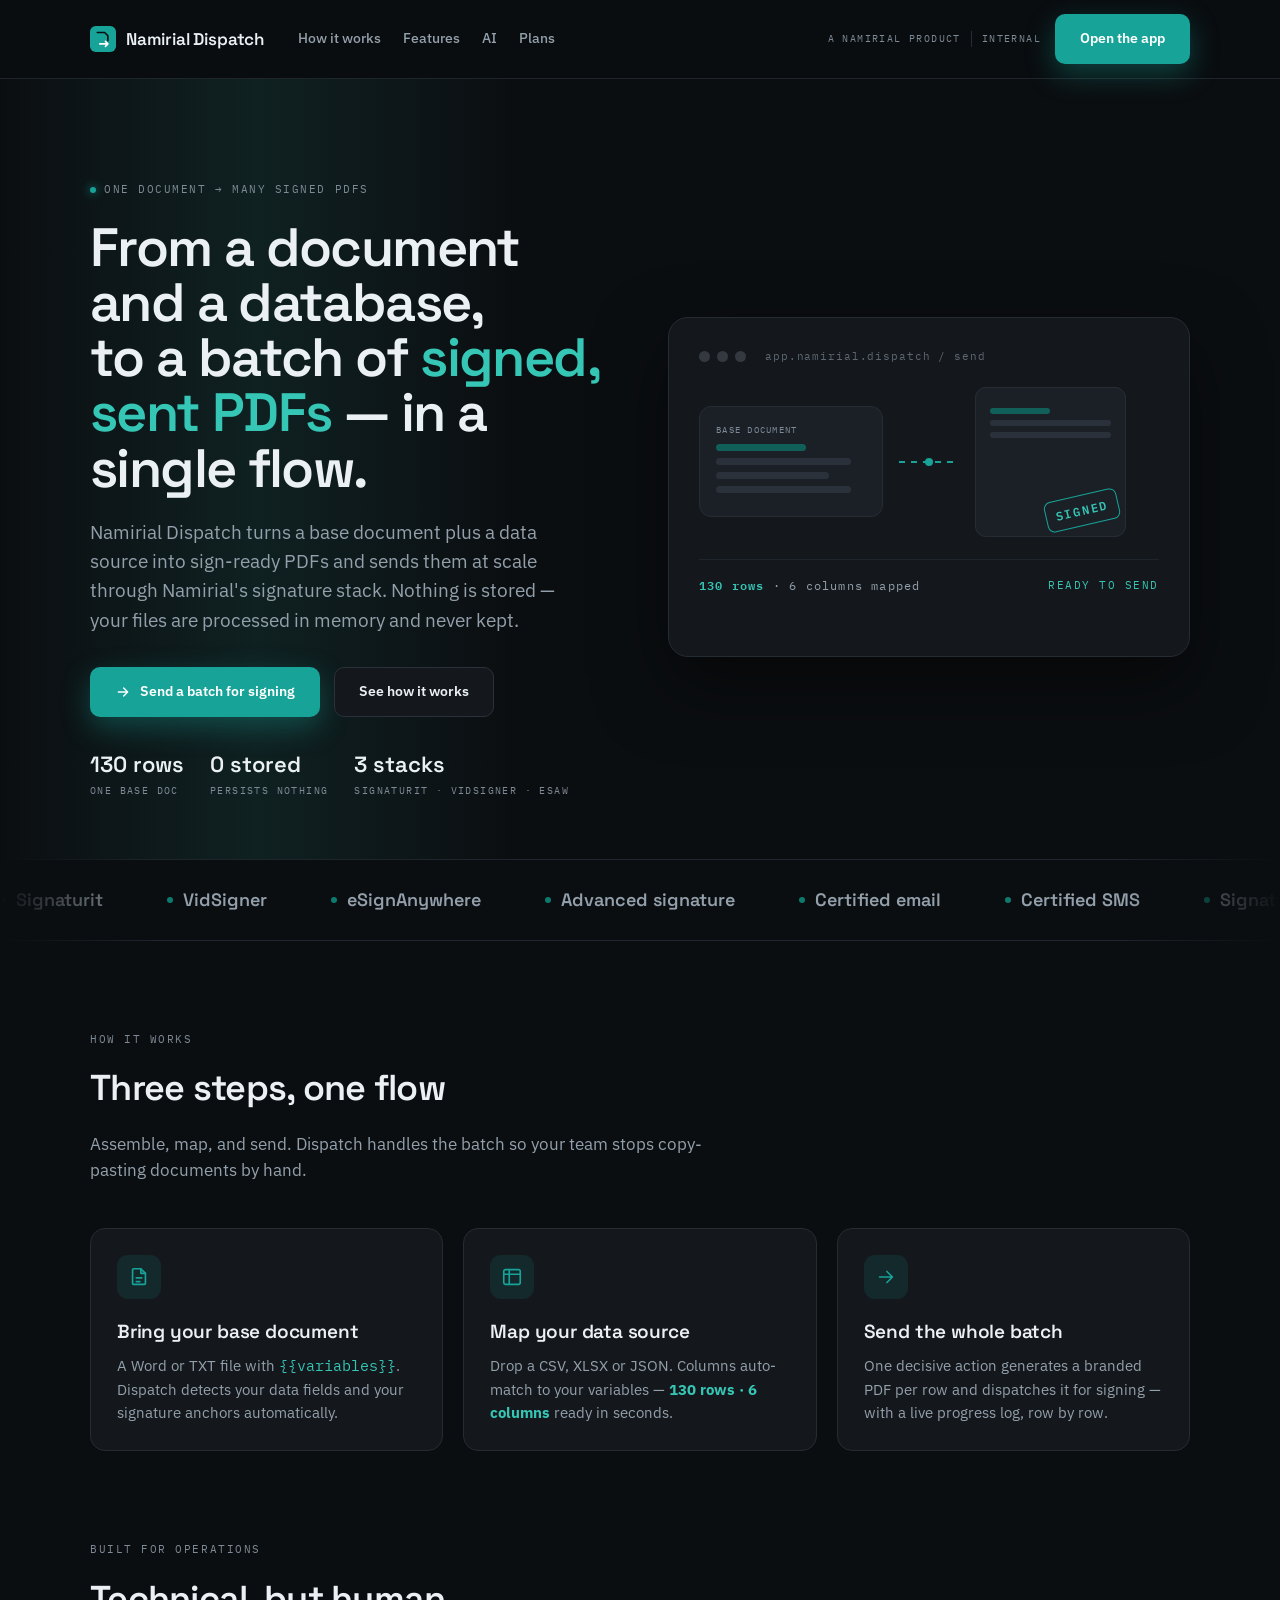
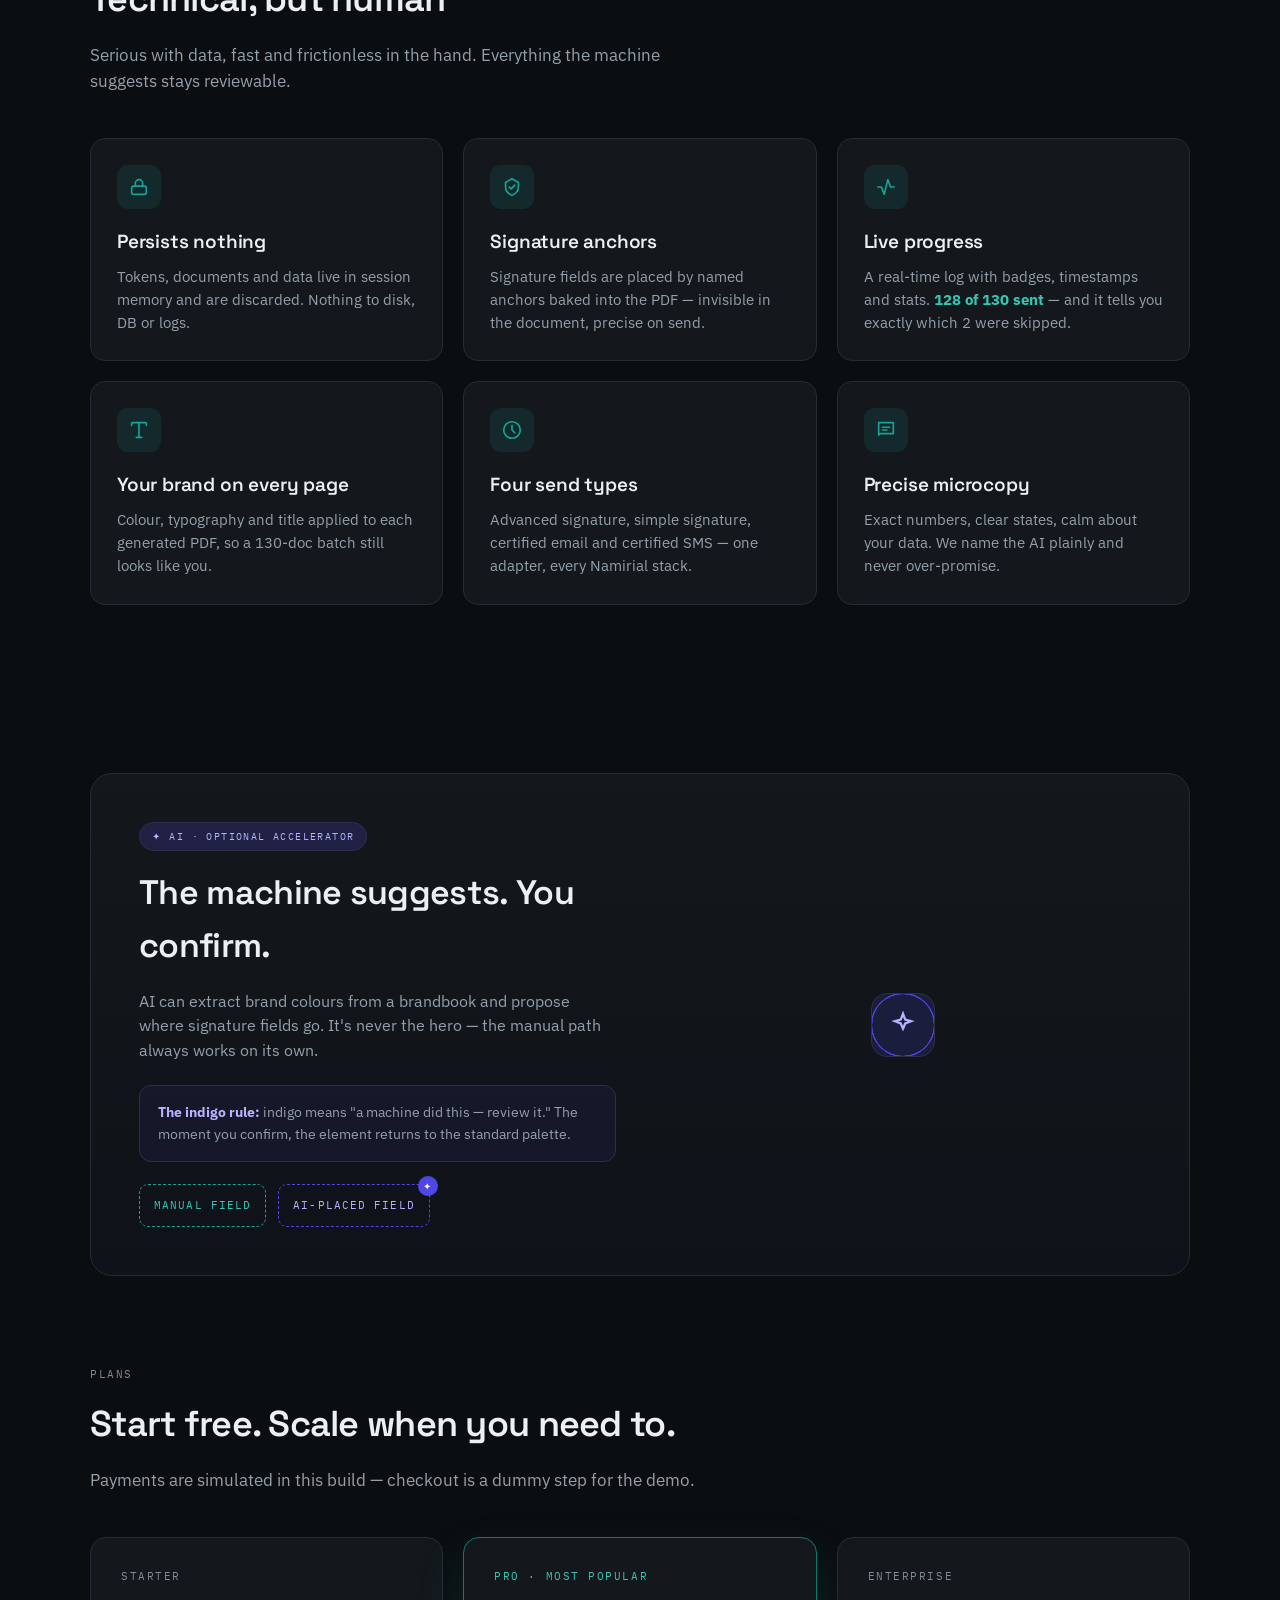
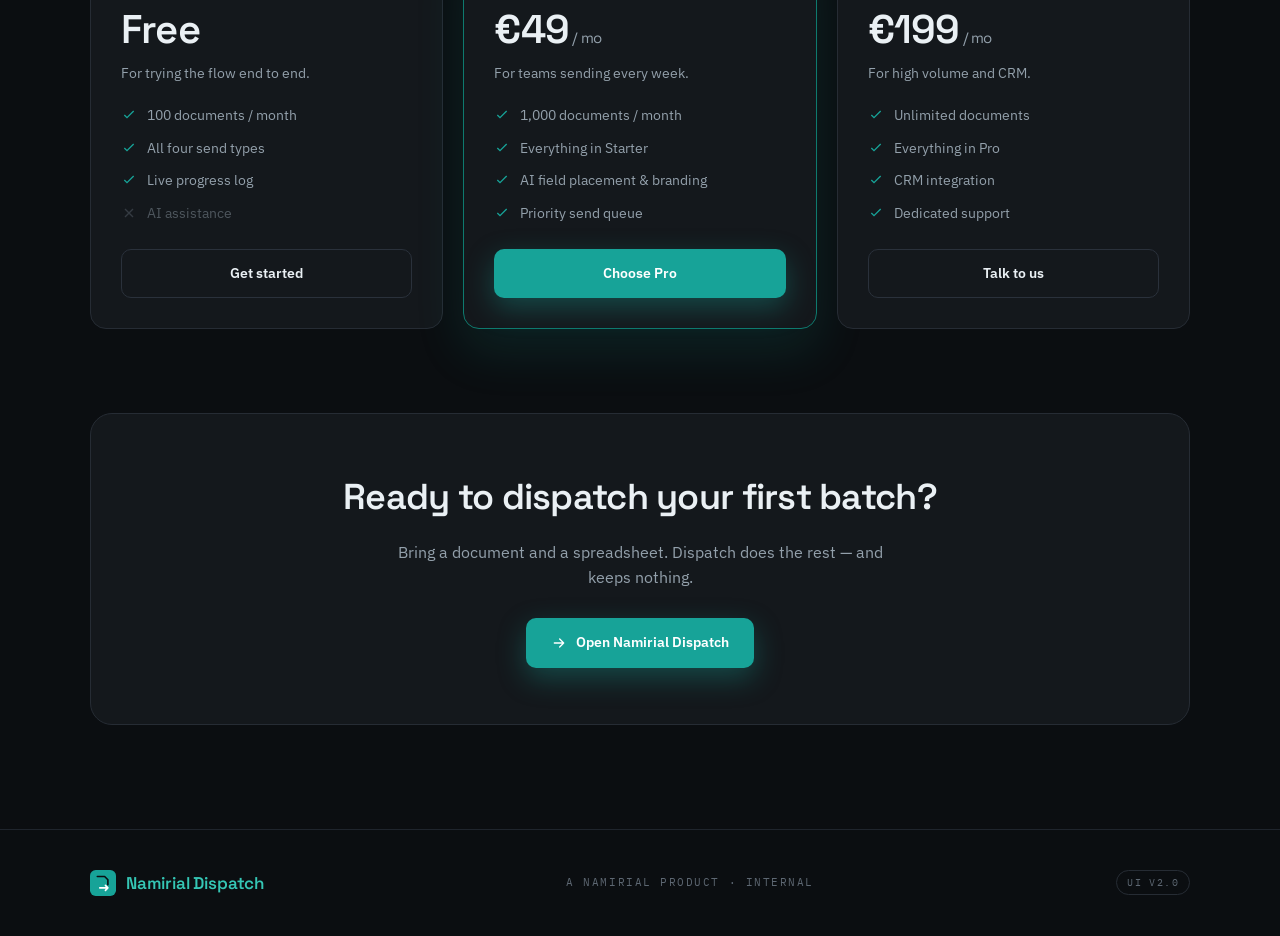
<file: home.html>
<!DOCTYPE html>
<html lang="en">
<head>
<meta charset="UTF-8">
<meta name="viewport" content="width=device-width, initial-scale=1.0">
<title>Namirial Dispatch — From a document and a database, to signed PDFs</title>
<meta name="description" content="Namirial Dispatch turns a base document plus a data source into a batch of sign-ready PDFs and sends them at scale — in a single flow.">
<link rel="preconnect" href="https://fonts.googleapis.com">
<link rel="preconnect" href="https://fonts.gstatic.com" crossorigin>
<link href="https://fonts.googleapis.com/css2?family=Space+Grotesk:wght@400;500;600;700&family=IBM+Plex+Sans:wght@400;500;600&family=IBM+Plex+Mono:wght@400;500;600&display=swap" rel="stylesheet">
<!-- Namirial Dispatch symbol: a document that fans into a batch + dispatch arrow -->
<link rel="icon" href="data:image/svg+xml,<svg xmlns='http://www.w3.org/2000/svg' viewBox='0 0 32 32'><rect width='32' height='32' rx='7' fill='%2317A398'/><path d='M9 8h9l4 4v6' fill='none' stroke='%230B0E11' stroke-width='2' stroke-linecap='round' stroke-linejoin='round'/><path d='M12 22h10m0 0-3-3m3 3-3 3' fill='none' stroke='white' stroke-width='2' stroke-linecap='round' stroke-linejoin='round'/></svg>">
<style>
/* ==========================================================================
   Namirial Dispatch — Home / brand UI  ·  v2.0
   Build-ready reference implementation of the UI & Brand Build Spec v1.0.
   Ojo: la UI va en inglés; comentarios internos en español rioplatense.
   ========================================================================== */

:root{
  /* Brand & action ------------------------------------------------------ */
  --ink:#14181C;            /* structure, text, tiles            */
  --teal:#17A398;           /* primary action, links             */
  --teal-deep:#0E7A6E;      /* hover, labels, accents            */
  --teal-bright:#35C6B5;    /* links & teal text on dark         */
  --indigo:#4F46E5;         /* AI ONLY — never decor             */
  --indigo-text:#B7B2FF;
  --indigo-border:#2E2F4A;

  /* Dark UI surfaces & text (build tokens) ------------------------------ */
  --bg:#0B0E11;
  --surface:#14181C;
  --surface-2:#1B2027;      /* elevated a step lighter           */
  --border:#1F252D;
  --border-2:#262C34;
  --border-3:#2A313B;
  --text:#EAF0F4;
  --text-2:#93A0AB;
  --mono:#7E8A96;
  --mono-dim:#5D6772;
  --skeleton:#2A313B;

  /* Motion tokens ------------------------------------------------------- */
  --ease:cubic-bezier(.2,.7,.2,1);

  --maxw:1180px;
  --pad:40px;
}

*{box-sizing:border-box}
html{scroll-behavior:smooth}
body{
  margin:0;
  background:var(--bg);
  color:var(--text);
  font-family:'IBM Plex Sans',system-ui,sans-serif;
  font-size:16px;
  line-height:1.55;
  -webkit-font-smoothing:antialiased;
  overflow-x:hidden;
}
a{color:var(--teal-bright);text-decoration:none}
a:hover{color:var(--teal)}

h1,h2,h3,.display{font-family:'Space Grotesk',sans-serif;font-weight:600;margin:0}
.mono{font-family:'IBM Plex Mono',monospace;text-transform:uppercase;letter-spacing:.14em;font-size:11px;color:var(--mono)}

.wrap{max-width:var(--maxw);margin:0 auto;padding:0 var(--pad)}

/* --- Reveal-on-scroll (the primary transition) ------------------------ */
[data-reveal]{opacity:0;transform:translateY(28px);transition:.7s var(--ease)}

/* ======================================================================
   NAV — sticky top nav, blur backdrop, 1px bottom border
   ====================================================================== */
.nav{
  position:sticky;top:0;z-index:50;
  background:rgba(11,14,17,.72);
  backdrop-filter:blur(14px);-webkit-backdrop-filter:blur(14px);
  border-bottom:1px solid var(--border);
}
.nav-in{max-width:var(--maxw);margin:0 auto;padding:14px var(--pad);display:flex;align-items:center;gap:26px}
.logo{display:flex;align-items:center;gap:10px;white-space:nowrap}
.logo svg{width:26px;height:26px;flex:none}
.logo .word{font-family:'Space Grotesk';font-weight:600;font-size:17px;letter-spacing:-.01em}
.logo .word b{color:var(--text);font-weight:600}
.nav-links{display:flex;gap:22px;margin-left:8px}
.nav-links a{color:var(--text-2);font-size:14px;font-weight:500}
.nav-links a:hover{color:var(--text)}
.nav-right{margin-left:auto;display:flex;align-items:center;gap:14px}
.endorse{display:flex;align-items:center;gap:10px;color:var(--mono);font-family:'IBM Plex Mono';font-size:10px;letter-spacing:.14em;text-transform:uppercase}
.endorse .divider{width:1px;height:16px;background:var(--border-2)}
@media(max-width:820px){.nav-links,.endorse{display:none}}

/* ======================================================================
   BUTTONS
   ====================================================================== */
.btn{display:inline-flex;align-items:center;gap:9px;font-family:'IBM Plex Sans';font-weight:600;font-size:14px;
  border-radius:10px;padding:13px 24px;cursor:pointer;border:1px solid transparent;transition:.2s var(--ease);white-space:nowrap}
.btn-primary{background:var(--teal);color:#fff;box-shadow:0 10px 28px rgba(23,163,152,.35)}
.btn-primary:hover{background:#14b0a2;transform:translateY(-2px);color:#fff}
.btn-secondary{background:var(--surface);border-color:var(--border-3);color:var(--text)}
.btn-secondary:hover{border-color:var(--teal-deep);transform:translateY(-2px)}
.btn svg{width:16px;height:16px}

/* ======================================================================
   HERO
   ====================================================================== */
.hero{position:relative;padding:96px 0 60px;overflow:hidden}
.hero-grid{display:grid;grid-template-columns:1fr 1fr;gap:56px;align-items:center}
@media(max-width:960px){.hero-grid{grid-template-columns:1fr;gap:44px}}

.eyebrow{display:inline-flex;align-items:center;gap:8px;margin-bottom:22px}
.eyebrow .dot{width:6px;height:6px;border-radius:999px;background:var(--teal);box-shadow:0 0 10px var(--teal)}
.hero h1{font-size:clamp(38px,5vw,54px);line-height:1.02;letter-spacing:-.03em}
.hero h1 .teal{color:var(--teal-bright)}
.hero p.lead{color:var(--text-2);font-size:19px;max-width:46ch;margin:22px 0 32px}
.hero-cta{display:flex;gap:14px;flex-wrap:wrap}
.hero-meta{margin-top:30px;display:flex;gap:26px;flex-wrap:wrap}
.hero-meta .stat b{font-family:'Space Grotesk';font-size:22px;font-weight:600;color:var(--text)}
.hero-meta .stat span{display:block;color:var(--mono);font-family:'IBM Plex Mono';font-size:10px;letter-spacing:.14em;text-transform:uppercase;margin-top:2px}

/* scan — soft teal light sweeps across the hero once per cycle */
.hero .scan{position:absolute;inset:0;pointer-events:none;overflow:hidden}
.hero .scan::before{content:'';position:absolute;top:-20%;left:0;width:40%;height:140%;
  background:linear-gradient(90deg,transparent,rgba(53,198,181,.10),transparent);
  animation:scan 7s var(--ease) infinite}
@keyframes scan{0%{transform:translateX(-60%) skewX(-16deg);opacity:0}12%{opacity:.6}40%{opacity:0}100%{transform:translateX(320%) skewX(-16deg);opacity:0}}

/* ======================================================================
   ONE → MANY  flow mockup (float · fan · stamp · dash · pulse)
   ====================================================================== */
.flow{position:relative;background:var(--surface);border:1px solid var(--border-2);border-radius:20px;
  padding:30px;box-shadow:0 28px 70px rgba(0,0,0,.5);min-height:340px}
.flow-chrome{display:flex;align-items:center;gap:7px;margin-bottom:22px}
.flow-chrome .d{width:11px;height:11px;border-radius:999px;background:#33393F}
.flow-chrome .url{margin-left:12px;font-family:'IBM Plex Mono';font-size:11px;color:var(--mono-dim);letter-spacing:.08em}

.flow-stage{display:grid;grid-template-columns:1fr auto 1fr;align-items:center;gap:14px}

/* source doc — gently floats */
.doc{background:var(--surface-2);border:1px solid var(--border-2);border-radius:12px;padding:16px;animation:float 5s ease-in-out infinite}
.doc .bar{height:7px;border-radius:4px;background:var(--skeleton);margin:7px 0}
.doc .bar.t{width:60%;background:var(--teal-deep);opacity:.7}
.doc .bar.s{width:90%}
.doc .bar.m{width:75%}
.doc .tag{font-family:'IBM Plex Mono';font-size:9px;letter-spacing:.14em;color:var(--mono);text-transform:uppercase;margin-bottom:6px}
@keyframes float{0%,100%{transform:translateY(0)}50%{transform:translateY(-8px)}}

/* dashed teal flow line + waypoint pulse */
.connector{position:relative;width:100%;min-width:64px;height:40px}
.connector svg{width:100%;height:100%;overflow:visible}
.connector .line{stroke:var(--teal);stroke-width:2;stroke-dasharray:6 6;fill:none;animation:dash 1.3s linear infinite}
@keyframes dash{to{stroke-dashoffset:-28}}
.connector .way{fill:var(--teal);animation:pulse 1.8s ease-in-out infinite;transform-origin:center}
@keyframes pulse{0%,100%{opacity:.4;transform:scale(1)}50%{opacity:1;transform:scale(1.18)}}

/* fan / batch of signed PDFs */
.batch{position:relative;height:150px}
.batch .pdf{position:absolute;inset:0 auto 0 0;width:82%;background:var(--surface-2);border:1px solid var(--border-2);
  border-radius:11px;padding:14px;animation:fan 4s ease-in-out infinite}
.batch .pdf:nth-child(1){animation-delay:0s;opacity:.35}
.batch .pdf:nth-child(2){animation-delay:.5s;opacity:.6}
.batch .pdf:nth-child(3){animation-delay:1s}
.batch .pdf .bar{height:6px;border-radius:4px;background:var(--skeleton);margin:6px 0}
.batch .pdf .bar.t{width:50%;background:var(--teal-deep);opacity:.7}
@keyframes fan{
  0%{transform:translateX(-14px) rotate(-4deg) scale(.96);opacity:0}
  20%{opacity:1}
  70%{transform:translateX(0) rotate(0) scale(1);opacity:1}
  100%{transform:translateX(16px) rotate(4deg) scale(.97);opacity:0}
}
/* SIGNED stamp punches in */
.stamp{position:absolute;right:6px;bottom:10px;font-family:'IBM Plex Mono';font-weight:600;font-size:12px;
  letter-spacing:.16em;color:var(--teal-bright);border:1.5px solid var(--teal);border-radius:7px;padding:5px 9px;
  transform:rotate(-13deg);animation:stamp 4s infinite}
@keyframes stamp{0%,42%{opacity:0;transform:scale(1.7) rotate(-13deg)}52%{opacity:1;transform:scale(1) rotate(-13deg)}96%{opacity:1}100%{opacity:0}}

.flow-foot{display:flex;justify-content:space-between;align-items:center;margin-top:22px;padding-top:16px;border-top:1px solid var(--border)}
.flow-foot .count{font-family:'IBM Plex Mono';font-size:12px;letter-spacing:.1em;color:var(--text-2)}
.flow-foot .count b{color:var(--teal-bright);font-weight:600}

/* ======================================================================
   SECTIONS
   ====================================================================== */
section.block{padding:84px 0}
.sec-head{max-width:640px;margin-bottom:44px}
.sec-head h2{font-size:clamp(28px,3.4vw,36px);letter-spacing:-.02em;margin:12px 0 14px}
.sec-head p{color:var(--text-2);font-size:17px;margin:0}

/* feature grid */
.grid{display:grid;gap:20px}
.grid.c3{grid-template-columns:repeat(3,1fr)}
.grid.c2{grid-template-columns:repeat(2,1fr)}
@media(max-width:900px){.grid.c3{grid-template-columns:1fr}.grid.c2{grid-template-columns:1fr}}

.card{background:var(--surface);border:1px solid var(--border-2);border-radius:15px;padding:26px;transition:.2s var(--ease)}
.card:hover{transform:translateY(-2px);border-color:var(--border-3)}
.card .ic{width:44px;height:44px;border-radius:11px;background:rgba(23,163,152,.12);display:grid;place-items:center;margin-bottom:18px}
.card .ic svg{width:22px;height:22px;stroke:var(--teal);fill:none;stroke-width:1.8;stroke-linecap:round;stroke-linejoin:round}
.card h3{font-size:19px;letter-spacing:-.01em;margin-bottom:8px}
.card p{color:var(--text-2);font-size:15px;margin:0}

/* ======================================================================
   AI SECTION — indigo only, radar rings + sparkle
   ====================================================================== */
.ai{background:linear-gradient(180deg,var(--surface),#0f1319);border:1px solid var(--border-2);border-radius:22px;
  padding:48px;display:grid;grid-template-columns:1fr 1fr;gap:48px;align-items:center}
@media(max-width:900px){.ai{grid-template-columns:1fr;padding:34px}}
.ai-badge{display:inline-flex;align-items:center;gap:8px;background:rgba(79,70,229,.20);border:1px solid var(--indigo-border);
  color:var(--indigo-text);border-radius:999px;padding:6px 12px;font-family:'IBM Plex Mono';font-size:10px;letter-spacing:.14em;text-transform:uppercase}
.ai-badge .spark{display:inline-block;animation:spark 2.2s infinite;transform-origin:center}
@keyframes spark{0%,100%{opacity:.7;transform:scale(.9) rotate(0)}50%{opacity:1;transform:scale(1.15) rotate(45deg)}}
.ai h2{font-size:clamp(26px,3vw,34px);letter-spacing:-.02em;margin:16px 0 14px}
.ai p{color:var(--text-2);font-size:16px}
.ai .rule{margin-top:22px;padding:16px 18px;background:rgba(79,70,229,.08);border:1px solid var(--indigo-border);border-radius:12px;
  font-size:14px;color:var(--text-2)}
.ai .rule b{color:var(--indigo-text)}

/* radar */
.radar{position:relative;height:260px;display:grid;place-items:center}
.radar .core{width:64px;height:64px;border-radius:16px;background:rgba(79,70,229,.16);border:1px solid var(--indigo-border);
  display:grid;place-items:center;z-index:2}
.radar .core svg{width:30px;height:30px;stroke:var(--indigo-text);fill:none;stroke-width:1.8}
.radar .ring{position:absolute;width:64px;height:64px;border-radius:50%;border:1.5px solid var(--indigo);animation:ring 3.4s ease-out infinite}
.radar .ring:nth-child(2){animation-delay:1.1s}
.radar .ring:nth-child(3){animation-delay:2.2s}
@keyframes ring{0%{transform:scale(.5);opacity:.5}80%,100%{transform:scale(2.6);opacity:0}}

/* AI signature field preview */
.field-demo{margin-top:22px;display:flex;gap:12px;flex-wrap:wrap}
.field{border-radius:9px;padding:12px 14px;font-family:'IBM Plex Mono';font-size:11px;letter-spacing:.1em;text-transform:uppercase}
.field.manual{border:1.5px dashed var(--teal);color:var(--teal-bright)}
.field.aip{border:1.5px dashed var(--indigo);color:var(--indigo-text);position:relative}
.field.aip .chip{position:absolute;top:-9px;right:-9px;background:var(--indigo);color:#fff;border-radius:999px;width:20px;height:20px;
  display:grid;place-items:center;font-size:10px}

/* ======================================================================
   PLANS
   ====================================================================== */
.plans{display:grid;grid-template-columns:repeat(3,1fr);gap:20px}
@media(max-width:900px){.plans{grid-template-columns:1fr}}
.plan{background:var(--surface);border:1px solid var(--border-2);border-radius:16px;padding:30px;display:flex;flex-direction:column}
.plan.featured{border-color:var(--teal-deep);box-shadow:0 22px 50px rgba(23,163,152,.14)}
.plan .tier{font-family:'IBM Plex Mono';font-size:11px;letter-spacing:.14em;text-transform:uppercase;color:var(--mono)}
.plan.featured .tier{color:var(--teal-bright)}
.plan .price{font-family:'Space Grotesk';font-weight:600;font-size:40px;margin:14px 0 2px;letter-spacing:-.02em}
.plan .price small{font-size:15px;color:var(--text-2);font-weight:400}
.plan .sub{color:var(--text-2);font-size:14px;margin-bottom:20px}
.plan ul{list-style:none;padding:0;margin:0 0 24px;display:grid;gap:11px}
.plan li{display:flex;gap:10px;align-items:flex-start;font-size:14px;color:var(--text-2)}
.plan li svg{width:16px;height:16px;flex:none;margin-top:2px;stroke:var(--teal);fill:none;stroke-width:2}
.plan li.off{opacity:.45}
.plan li.off svg{stroke:var(--mono-dim)}
.plan .btn{margin-top:auto;justify-content:center}

/* ======================================================================
   MARQUEE — partner / stack names scroll
   ====================================================================== */
.marquee{border-top:1px solid var(--border);border-bottom:1px solid var(--border);padding:26px 0;overflow:hidden;mask-image:linear-gradient(90deg,transparent,#000 12%,#000 88%,transparent)}
.marquee .track{display:flex;gap:64px;width:max-content;animation:marquee 22s linear infinite}
.marquee .item{font-family:'Space Grotesk';font-weight:600;font-size:18px;color:var(--text-2);white-space:nowrap;display:flex;align-items:center;gap:10px}
.marquee .item .d{width:6px;height:6px;border-radius:999px;background:var(--teal-deep)}
@keyframes marquee{to{transform:translateX(-50%)}}

/* ======================================================================
   CTA + FOOTER
   ====================================================================== */
.cta-band{text-align:center;background:var(--surface);border:1px solid var(--border-2);border-radius:22px;padding:56px 30px}
.cta-band h2{font-size:clamp(26px,3vw,36px);letter-spacing:-.02em;margin-bottom:14px}
.cta-band p{color:var(--text-2);max-width:52ch;margin:0 auto 28px}

footer{border-top:1px solid var(--border);padding:40px 0;margin-top:20px}
.foot-in{display:flex;justify-content:space-between;align-items:center;gap:20px;flex-wrap:wrap}
.foot-in .mono{color:var(--mono-dim)}
.ver{font-family:'IBM Plex Mono';font-size:10px;letter-spacing:.14em;color:var(--mono-dim);border:1px solid var(--border-2);border-radius:999px;padding:4px 10px;text-transform:uppercase}

/* prefers-reduced-motion: disable loops, reveal everything at rest */
@media(prefers-reduced-motion:reduce){
  *{animation:none!important;transition:none!important}
  [data-reveal]{opacity:1!important;transform:none!important}
}
</style>
</head>
<body>

<!-- ===================== NAV ===================== -->
<header class="nav">
  <div class="nav-in">
    <a class="logo" href="#top" aria-label="Namirial Dispatch home">
      <!-- Dispatch symbol: document fans into a batch → dispatch arrow -->
      <svg viewBox="0 0 32 32" aria-hidden="true">
        <rect width="32" height="32" rx="7" fill="#17A398"/>
        <path d="M9 8h9l4 4v6" fill="none" stroke="#0B0E11" stroke-width="2" stroke-linecap="round" stroke-linejoin="round"/>
        <path d="M12 22h10m0 0-3-3m3 3-3 3" fill="none" stroke="#fff" stroke-width="2" stroke-linecap="round" stroke-linejoin="round"/>
      </svg>
      <span class="word"><b>Namirial Dispatch</b></span>
    </a>
    <nav class="nav-links">
      <a href="#how">How it works</a>
      <a href="#features">Features</a>
      <a href="#ai">AI</a>
      <a href="#plans">Plans</a>
    </nav>
    <div class="nav-right">
      <span class="endorse"><span>A Namirial product</span><span class="divider"></span><span>Internal</span></span>
      <a class="btn btn-primary" href="index.html">Open the app</a>
    </div>
  </div>
</header>

<!-- ===================== HERO ===================== -->
<a id="top"></a>
<section class="hero">
  <div class="scan" aria-hidden="true"></div>
  <div class="wrap hero-grid">
    <div>
      <div class="eyebrow" data-reveal>
        <span class="dot"></span>
        <span class="mono">One document → many signed PDFs</span>
      </div>
      <h1 data-reveal data-delay="60">From a document and a database,<br>to a batch of <span class="teal">signed, sent PDFs</span> — in a single flow.</h1>
      <p class="lead" data-reveal data-delay="140">Namirial Dispatch turns a base document plus a data source into sign-ready PDFs and sends them at scale through Namirial's signature stack. Nothing is stored — your files are processed in memory and never kept.</p>
      <div class="hero-cta" data-reveal data-delay="220">
        <a class="btn btn-primary" href="index.html">
          <svg viewBox="0 0 24 24" fill="none" stroke="currentColor" stroke-width="2" stroke-linecap="round" stroke-linejoin="round"><path d="M5 12h14m0 0-6-6m6 6-6 6"/></svg>
          Send a batch for signing
        </a>
        <a class="btn btn-secondary" href="#how">See how it works</a>
      </div>
      <div class="hero-meta" data-reveal data-delay="300">
        <div class="stat"><b>130 rows</b><span>One base doc</span></div>
        <div class="stat"><b>0 stored</b><span>Persists nothing</span></div>
        <div class="stat"><b>3 stacks</b><span>Signaturit · VidSigner · eSAW</span></div>
      </div>
    </div>

    <!-- one → many flow mockup -->
    <div class="flow" data-reveal data-delay="180" aria-label="Product flow: one source document becomes a batch of signed PDFs">
      <div class="flow-chrome">
        <span class="d"></span><span class="d"></span><span class="d"></span>
        <span class="url">app.namirial.dispatch / send</span>
      </div>
      <div class="flow-stage">
        <div class="doc">
          <div class="tag">Base document</div>
          <div class="bar t"></div><div class="bar s"></div><div class="bar m"></div><div class="bar s"></div>
        </div>
        <div class="connector" aria-hidden="true">
          <svg viewBox="0 0 64 40" preserveAspectRatio="none">
            <path class="line" d="M2 20 H62"/>
            <circle class="way" cx="32" cy="20" r="4"/>
          </svg>
        </div>
        <div class="batch" aria-hidden="true">
          <div class="pdf"><div class="bar t"></div><div class="bar"></div><div class="bar"></div></div>
          <div class="pdf"><div class="bar t"></div><div class="bar"></div><div class="bar"></div></div>
          <div class="pdf"><div class="bar t"></div><div class="bar"></div><div class="bar"></div>
            <span class="stamp">SIGNED</span>
          </div>
        </div>
      </div>
      <div class="flow-foot">
        <span class="count"><b>130 rows</b> · 6 columns mapped</span>
        <span class="mono" style="color:var(--teal-bright)">Ready to send</span>
      </div>
    </div>
  </div>
</section>

<!-- ===================== MARQUEE ===================== -->
<div class="marquee" aria-label="Signature stacks">
  <div class="track">
    <span class="item"><span class="d"></span>Signaturit</span>
    <span class="item"><span class="d"></span>VidSigner</span>
    <span class="item"><span class="d"></span>eSignAnywhere</span>
    <span class="item"><span class="d"></span>Advanced signature</span>
    <span class="item"><span class="d"></span>Certified email</span>
    <span class="item"><span class="d"></span>Certified SMS</span>
    <!-- duplicado para el loop continuo -->
    <span class="item"><span class="d"></span>Signaturit</span>
    <span class="item"><span class="d"></span>VidSigner</span>
    <span class="item"><span class="d"></span>eSignAnywhere</span>
    <span class="item"><span class="d"></span>Advanced signature</span>
    <span class="item"><span class="d"></span>Certified email</span>
    <span class="item"><span class="d"></span>Certified SMS</span>
  </div>
</div>

<!-- ===================== HOW IT WORKS ===================== -->
<section class="block" id="how">
  <div class="wrap">
    <div class="sec-head" data-reveal>
      <span class="mono">How it works</span>
      <h2>Three steps, one flow</h2>
      <p>Assemble, map, and send. Dispatch handles the batch so your team stops copy-pasting documents by hand.</p>
    </div>
    <div class="grid c3">
      <div class="card" data-reveal data-delay="0">
        <div class="ic"><svg viewBox="0 0 24 24"><path d="M14 3v5h5"/><path d="M6 3h8l5 5v11a1 1 0 0 1-1 1H6a1 1 0 0 1-1-1V4a1 1 0 0 1 1-1z"/><path d="M9 13h6M9 17h4"/></svg></div>
        <h3>Bring your base document</h3>
        <p>A Word or TXT file with <code style="font-family:'IBM Plex Mono';color:var(--teal-bright)">{{variables}}</code>. Dispatch detects your data fields and your signature anchors automatically.</p>
      </div>
      <div class="card" data-reveal data-delay="70">
        <div class="ic"><svg viewBox="0 0 24 24"><rect x="3" y="4" width="18" height="16" rx="2"/><path d="M3 9h18M9 4v16"/></svg></div>
        <h3>Map your data source</h3>
        <p>Drop a CSV, XLSX or JSON. Columns auto-match to your variables — <b style="color:var(--teal-bright)">130 rows · 6 columns</b> ready in seconds.</p>
      </div>
      <div class="card" data-reveal data-delay="140">
        <div class="ic"><svg viewBox="0 0 24 24"><path d="M5 12h14m0 0-6-6m6 6-6 6"/></svg></div>
        <h3>Send the whole batch</h3>
        <p>One decisive action generates a branded PDF per row and dispatches it for signing — with a live progress log, row by row.</p>
      </div>
    </div>
  </div>
</section>

<!-- ===================== FEATURES ===================== -->
<section class="block" id="features" style="padding-top:0">
  <div class="wrap">
    <div class="sec-head" data-reveal>
      <span class="mono">Built for operations</span>
      <h2>Technical, but human</h2>
      <p>Serious with data, fast and frictionless in the hand. Everything the machine suggests stays reviewable.</p>
    </div>
    <div class="grid c3">
      <div class="card" data-reveal data-delay="0">
        <div class="ic"><svg viewBox="0 0 24 24"><rect x="4" y="11" width="16" height="9" rx="2"/><path d="M8 11V8a4 4 0 0 1 8 0v3"/></svg></div>
        <h3>Persists nothing</h3>
        <p>Tokens, documents and data live in session memory and are discarded. Nothing to disk, DB or logs.</p>
      </div>
      <div class="card" data-reveal data-delay="70">
        <div class="ic"><svg viewBox="0 0 24 24"><path d="M12 3l7 4v5c0 4.5-3 7.5-7 9-4-1.5-7-4.5-7-9V7z"/><path d="M9 12l2 2 4-4"/></svg></div>
        <h3>Signature anchors</h3>
        <p>Signature fields are placed by named anchors baked into the PDF — invisible in the document, precise on send.</p>
      </div>
      <div class="card" data-reveal data-delay="140">
        <div class="ic"><svg viewBox="0 0 24 24"><path d="M3 12h4l3 8 4-16 3 8h4"/></svg></div>
        <h3>Live progress</h3>
        <p>A real-time log with badges, timestamps and stats. <b style="color:var(--teal-bright)">128 of 130 sent</b> — and it tells you exactly which 2 were skipped.</p>
      </div>
      <div class="card" data-reveal data-delay="0">
        <div class="ic"><svg viewBox="0 0 24 24"><path d="M4 7V5a1 1 0 0 1 1-1h14a1 1 0 0 1 1 1v2"/><path d="M9 20h6M12 4v16"/></svg></div>
        <h3>Your brand on every page</h3>
        <p>Colour, typography and title applied to each generated PDF, so a 130-doc batch still looks like you.</p>
      </div>
      <div class="card" data-reveal data-delay="70">
        <div class="ic"><svg viewBox="0 0 24 24"><circle cx="12" cy="12" r="9"/><path d="M12 7v5l3 3"/></svg></div>
        <h3>Four send types</h3>
        <p>Advanced signature, simple signature, certified email and certified SMS — one adapter, every Namirial stack.</p>
      </div>
      <div class="card" data-reveal data-delay="140">
        <div class="ic"><svg viewBox="0 0 24 24"><path d="M4 4h16v12H5.2L4 17.5z"/><path d="M8 9h8M8 12h5"/></svg></div>
        <h3>Precise microcopy</h3>
        <p>Exact numbers, clear states, calm about your data. We name the AI plainly and never over-promise.</p>
      </div>
    </div>
  </div>
</section>

<!-- ===================== AI ===================== -->
<section class="block" id="ai">
  <div class="wrap">
    <div class="ai" data-reveal>
      <div>
        <span class="ai-badge"><span class="spark">✦</span> AI · optional accelerator</span>
        <h2>The machine suggests. You confirm.</h2>
        <p>AI can extract brand colours from a brandbook and propose where signature fields go. It's never the hero — the manual path always works on its own.</p>
        <div class="rule"><b>The indigo rule:</b> indigo means "a machine did this — review it." The moment you confirm, the element returns to the standard palette.</div>
        <div class="field-demo">
          <span class="field manual">Manual field</span>
          <span class="field aip">AI-placed field<span class="chip">✦</span></span>
        </div>
      </div>
      <div class="radar" aria-hidden="true">
        <div class="ring"></div><div class="ring"></div><div class="ring"></div>
        <div class="core">
          <svg viewBox="0 0 24 24"><path d="M12 3l1.8 4.7L18.5 9l-4.7 1.8L12 15l-1.8-4.2L5.5 9l4.7-1.3L12 3z"/></svg>
        </div>
      </div>
    </div>
  </div>
</section>

<!-- ===================== PLANS ===================== -->
<section class="block" id="plans" style="padding-top:0">
  <div class="wrap">
    <div class="sec-head" data-reveal>
      <span class="mono">Plans</span>
      <h2>Start free. Scale when you need to.</h2>
      <p>Payments are simulated in this build — checkout is a dummy step for the demo.</p>
    </div>
    <div class="plans">
      <div class="plan" data-reveal data-delay="0">
        <span class="tier">Starter</span>
        <div class="price">Free</div>
        <div class="sub">For trying the flow end to end.</div>
        <ul>
          <li><svg viewBox="0 0 24 24"><path d="M5 12l4 4L19 6"/></svg>100 documents / month</li>
          <li><svg viewBox="0 0 24 24"><path d="M5 12l4 4L19 6"/></svg>All four send types</li>
          <li><svg viewBox="0 0 24 24"><path d="M5 12l4 4L19 6"/></svg>Live progress log</li>
          <li class="off"><svg viewBox="0 0 24 24"><path d="M6 6l12 12M18 6L6 18"/></svg>AI assistance</li>
        </ul>
        <a class="btn btn-secondary" href="index.html">Get started</a>
      </div>
      <div class="plan featured" data-reveal data-delay="80">
        <span class="tier">Pro · most popular</span>
        <div class="price">€49<small> / mo</small></div>
        <div class="sub">For teams sending every week.</div>
        <ul>
          <li><svg viewBox="0 0 24 24"><path d="M5 12l4 4L19 6"/></svg>1,000 documents / month</li>
          <li><svg viewBox="0 0 24 24"><path d="M5 12l4 4L19 6"/></svg>Everything in Starter</li>
          <li><svg viewBox="0 0 24 24"><path d="M5 12l4 4L19 6"/></svg>AI field placement & branding</li>
          <li><svg viewBox="0 0 24 24"><path d="M5 12l4 4L19 6"/></svg>Priority send queue</li>
        </ul>
        <a class="btn btn-primary" href="index.html">Choose Pro</a>
      </div>
      <div class="plan" data-reveal data-delay="160">
        <span class="tier">Enterprise</span>
        <div class="price">€199<small> / mo</small></div>
        <div class="sub">For high volume and CRM.</div>
        <ul>
          <li><svg viewBox="0 0 24 24"><path d="M5 12l4 4L19 6"/></svg>Unlimited documents</li>
          <li><svg viewBox="0 0 24 24"><path d="M5 12l4 4L19 6"/></svg>Everything in Pro</li>
          <li><svg viewBox="0 0 24 24"><path d="M5 12l4 4L19 6"/></svg>CRM integration</li>
          <li><svg viewBox="0 0 24 24"><path d="M5 12l4 4L19 6"/></svg>Dedicated support</li>
        </ul>
        <a class="btn btn-secondary" href="index.html">Talk to us</a>
      </div>
    </div>
  </div>
</section>

<!-- ===================== CTA ===================== -->
<section class="block" style="padding-top:0">
  <div class="wrap">
    <div class="cta-band" data-reveal>
      <h2>Ready to dispatch your first batch?</h2>
      <p>Bring a document and a spreadsheet. Dispatch does the rest — and keeps nothing.</p>
      <a class="btn btn-primary" href="index.html">
        <svg viewBox="0 0 24 24" fill="none" stroke="currentColor" stroke-width="2" stroke-linecap="round" stroke-linejoin="round"><path d="M5 12h14m0 0-6-6m6 6-6 6"/></svg>
        Open Namirial Dispatch
      </a>
    </div>
  </div>
</section>

<!-- ===================== FOOTER ===================== -->
<footer>
  <div class="wrap foot-in">
    <a class="logo" href="#top">
      <svg viewBox="0 0 32 32" aria-hidden="true">
        <rect width="32" height="32" rx="7" fill="#17A398"/>
        <path d="M9 8h9l4 4v6" fill="none" stroke="#0B0E11" stroke-width="2" stroke-linecap="round" stroke-linejoin="round"/>
        <path d="M12 22h10m0 0-3-3m3 3-3 3" fill="none" stroke="#fff" stroke-width="2" stroke-linecap="round" stroke-linejoin="round"/>
      </svg>
      <span class="word">Namirial Dispatch</span>
    </a>
    <span class="mono">A Namirial product · Internal</span>
    <span class="ver">UI v2.0</span>
  </div>
</footer>

<script>
/* Reveal-on-scroll (the primary transition).
   Build animated elements as stable DOM so their state survives — acá no hay
   framework, es DOM directo. */
(function(){
  var io = new IntersectionObserver(function(entries){
    entries.forEach(function(e){
      if(!e.isIntersecting) return;
      var el = e.target, d = +(el.dataset.delay || 0);
      el.style.transitionDelay = d + 'ms';
      el.style.opacity = '1';
      el.style.transform = 'translateY(0)';
      io.unobserve(el);
    });
  }, { threshold:.14, rootMargin:'0px 0px -8% 0px' });
  document.querySelectorAll('[data-reveal]').forEach(function(el){ io.observe(el); });
})();
</script>
</body>
</html>
</file>
